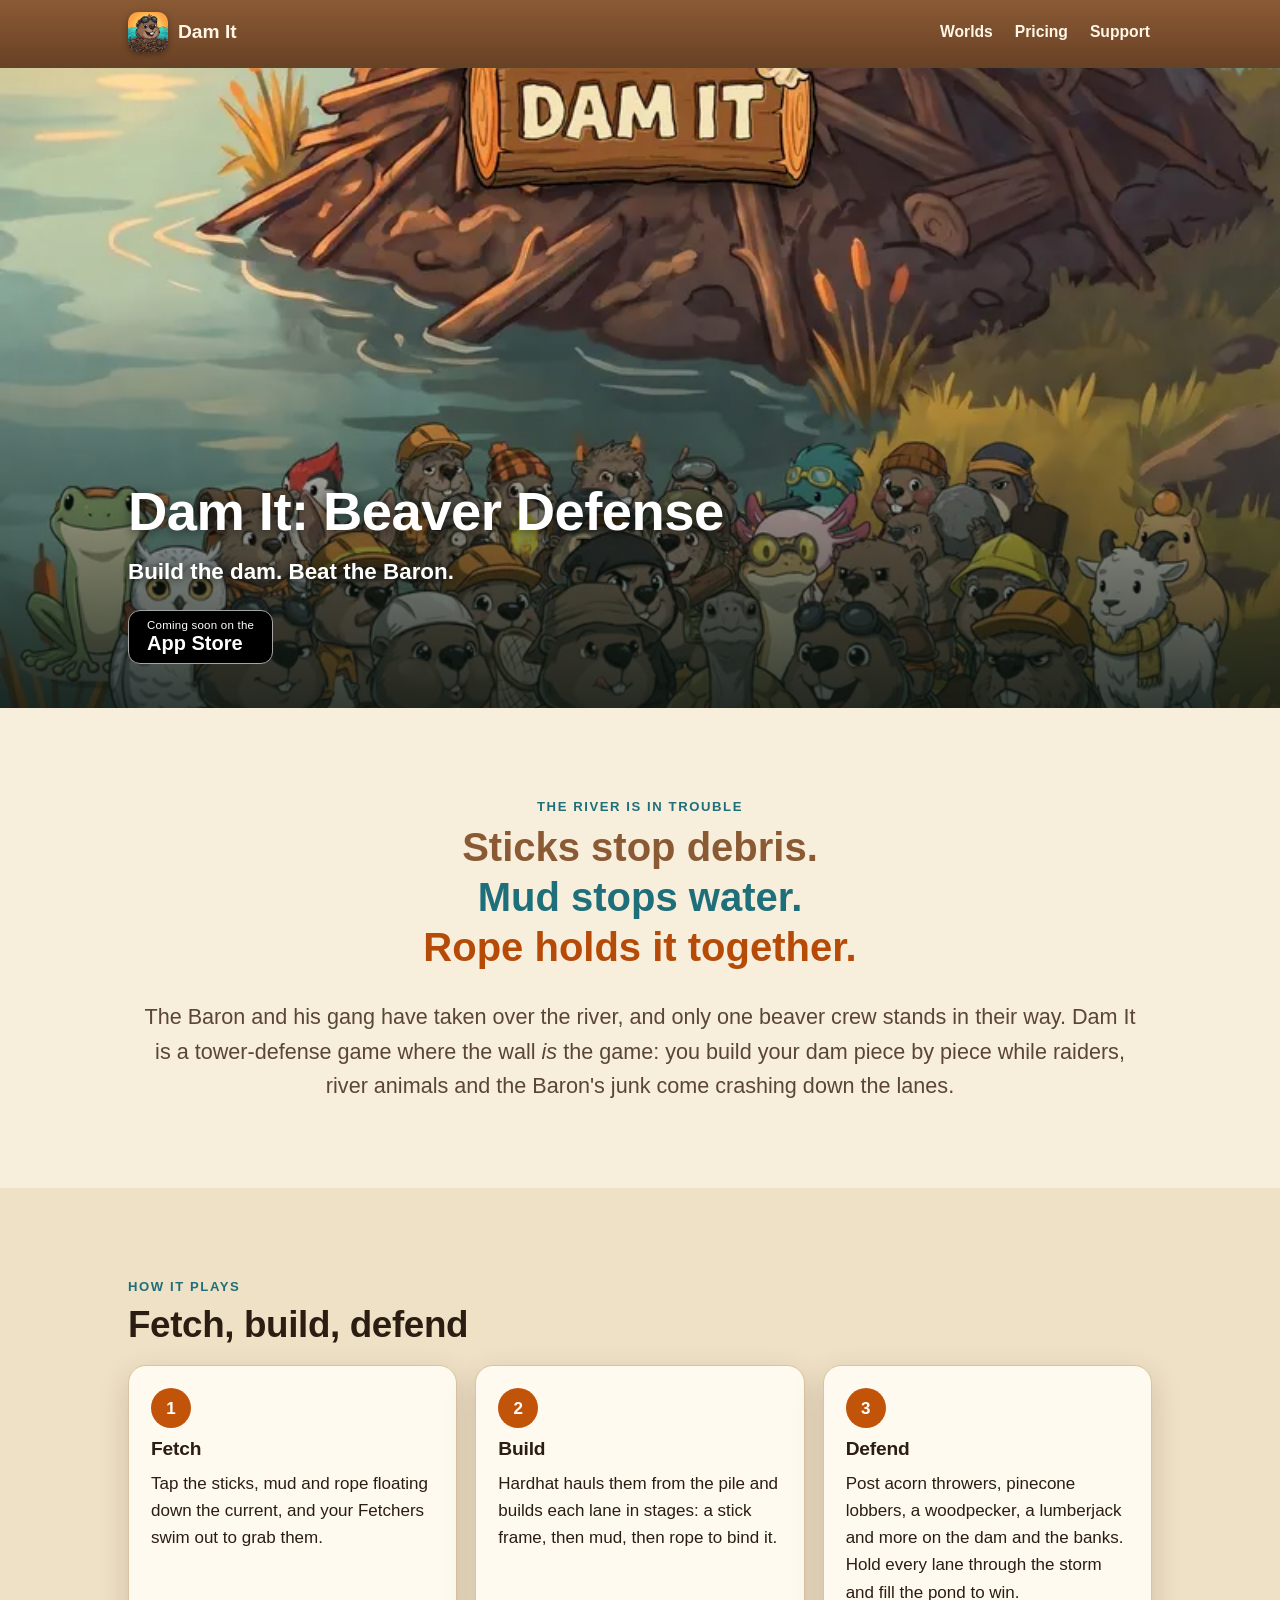
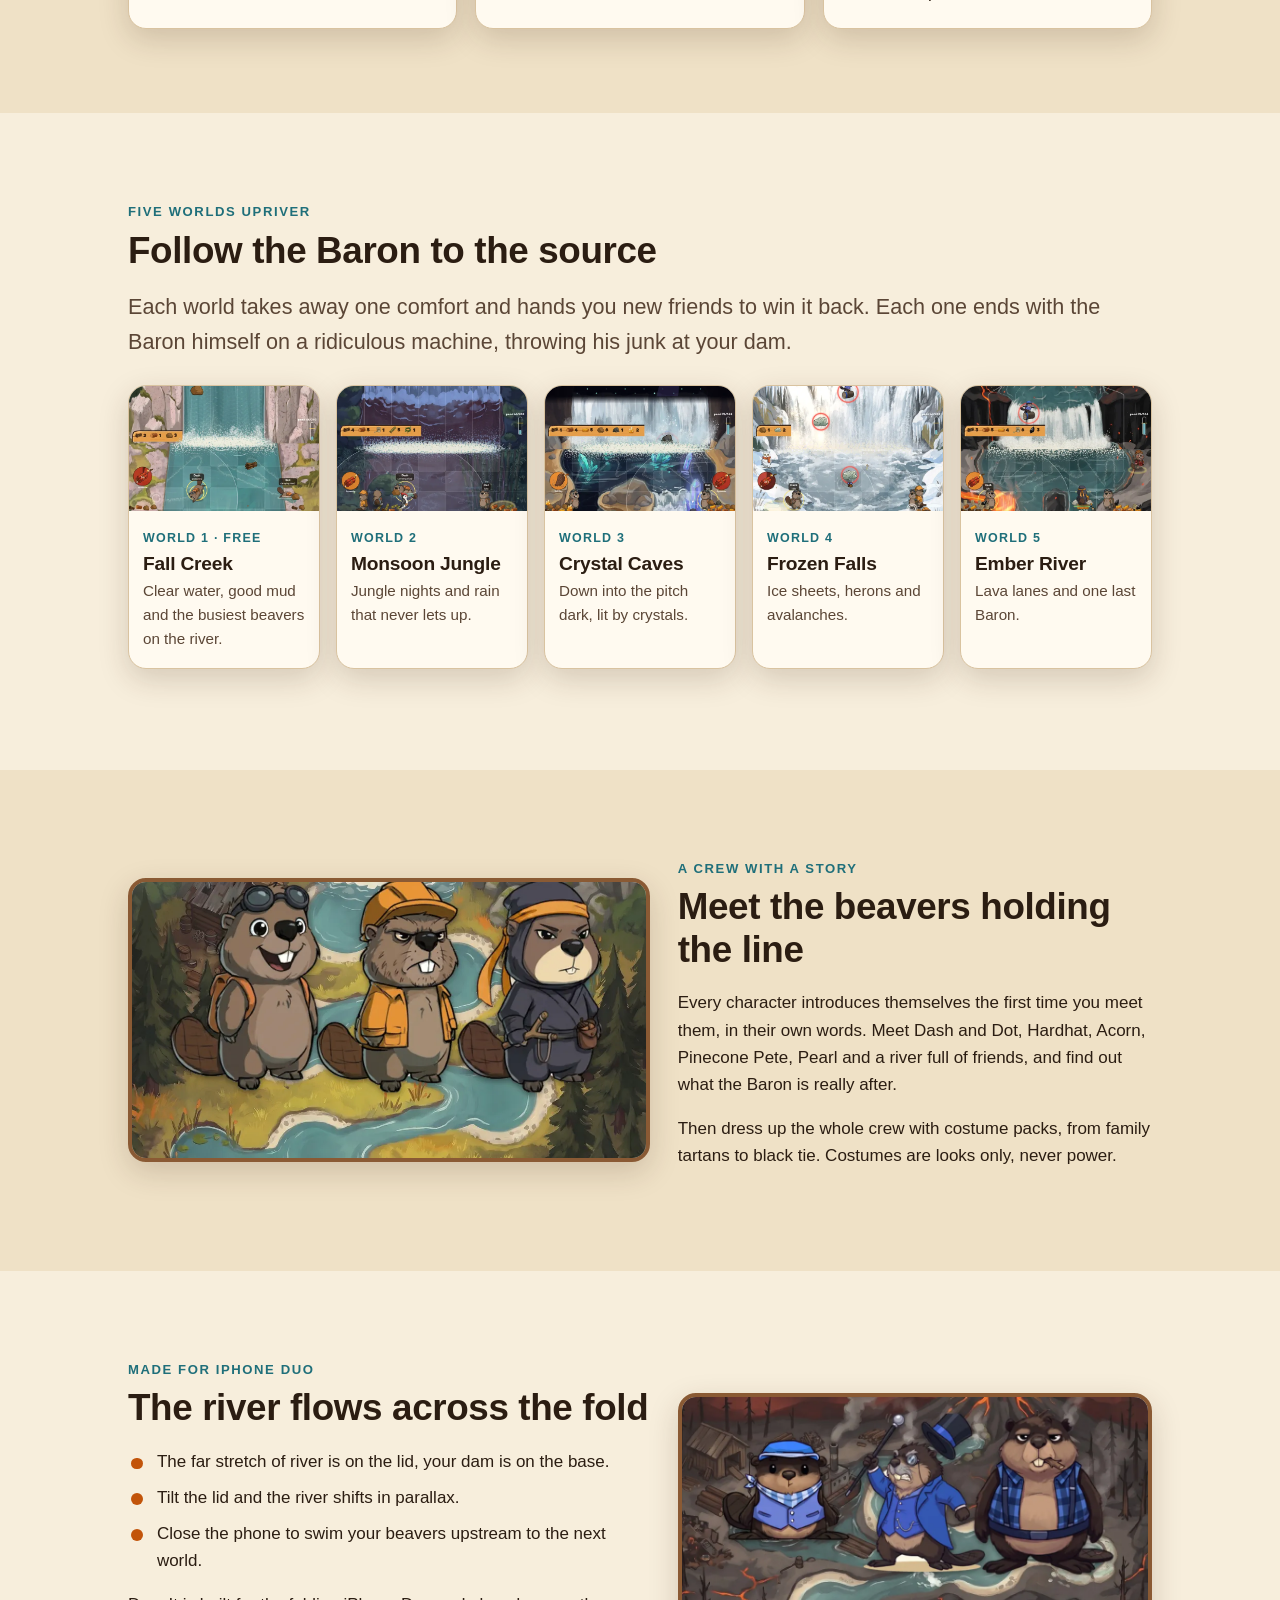
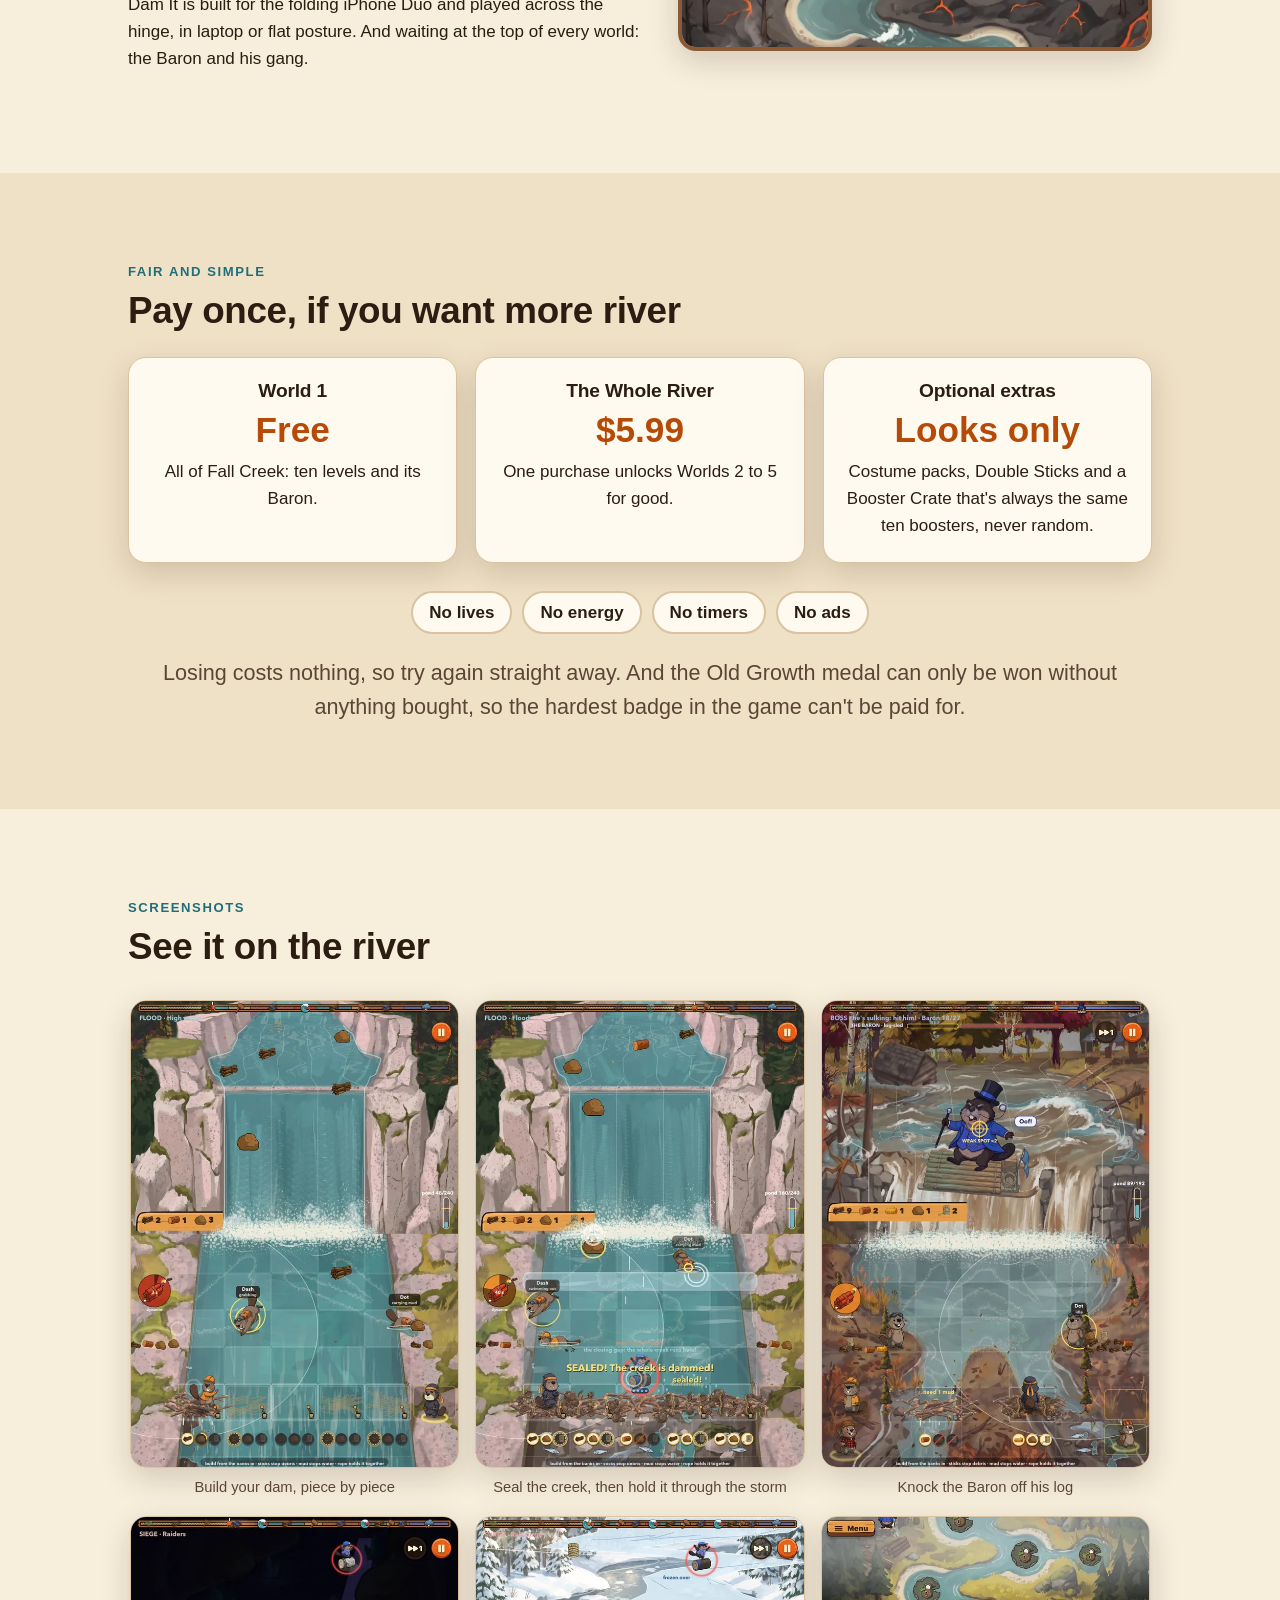
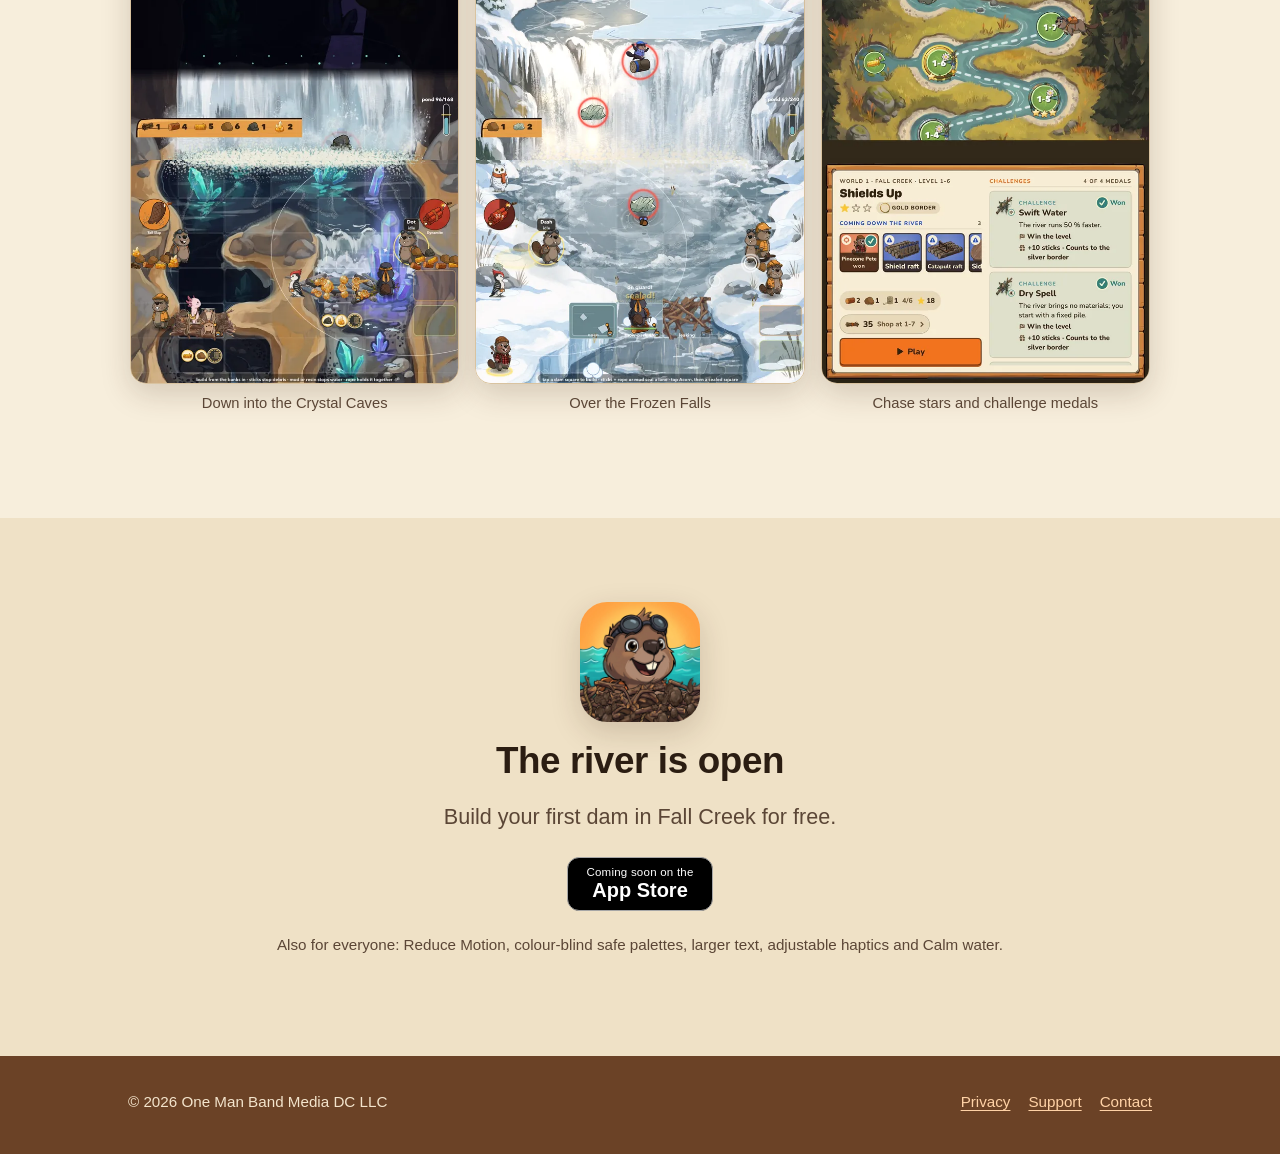
<file: index.html>
<!doctype html>
<html lang="en">
<head>
  <meta charset="utf-8">
  <meta name="viewport" content="width=device-width, initial-scale=1">
  <title>Dam It: Beaver Defense</title>
  <meta name="description" content="Dam It: Beaver Defense. Build the dam. Beat the Baron. A painted tower-defense game for iPhone Duo where the wall is the game. World 1 free, no lives, no ads.">
  <meta name="color-scheme" content="light dark">
  <meta name="theme-color" content="#6b4226">
  <meta property="og:title" content="Dam It: Beaver Defense">
  <meta property="og:description" content="Build the dam. Beat the Baron. A painted beaver tower-defense game for iPhone Duo.">
  <meta property="og:image" content="img/og.jpg">
  <meta property="og:type" content="website">
  <link rel="icon" type="image/png" href="img/favicon.png">
  <link rel="apple-touch-icon" href="img/apple-touch-icon.png">
  <link rel="stylesheet" href="style.css">
</head>
<body>
  <a class="skip" href="#main">Skip to content</a>

  <header class="site-header">
    <div class="wrap">
      <a class="brand" href="index.html"><img src="img/icon-256.webp" alt="" width="40" height="40">Dam It</a>
      <nav aria-label="Main">
        <ul>
          <li><a href="#worlds">Worlds</a></li>
          <li><a href="#pricing">Pricing</a></li>
          <li><a href="support.html">Support</a></li>
        </ul>
      </nav>
    </div>
  </header>

  <main id="main">
    <section class="hero" aria-labelledby="title" style="padding:0">
      <picture>
        <source media="(max-width: 700px)" srcset="img/hero-sm.webp">
        <img src="img/hero.webp" width="1600" height="1060" fetchpriority="high"
             alt="The Dam It crew, a crowd of beavers in hard hats, goggles and bandanas with a frog, an owl, an axolotl and a goat, gathered on the riverbank under a big stick lodge and the Dam It sign.">
      </picture>
      <div class="hero-text">
        <div class="wrap">
          <h1 id="title">Dam It: Beaver Defense</h1>
          <p class="subtitle">Build the dam. Beat the Baron.</p>
          <!-- Placeholder: swap for Apple's official "Download on the App Store" badge and the real App Store link once the app is live. -->
          <a class="badge" href="#" aria-label="Dam It on the App Store (coming soon)">
            <span><small>Coming soon on the</small><strong>App Store</strong></span>
          </a>
        </div>
      </div>
    </section>

    <section class="hook" aria-labelledby="hook-title">
      <div class="wrap">
        <h2 id="hook-title" class="eyebrow">The river is in trouble</h2>
        <p class="lines">
          <span>Sticks stop debris.</span>
          <span>Mud stops water.</span>
          <span>Rope holds it together.</span>
        </p>
        <p class="lead">The Baron and his gang have taken over the river, and only one beaver crew stands in their way. Dam It is a tower-defense game where the wall <em>is</em> the game: you build your dam piece by piece while raiders, river animals and the Baron's junk come crashing down the lanes.</p>
      </div>
    </section>

    <section class="alt" aria-labelledby="play-title">
      <div class="wrap">
        <span class="eyebrow">How it plays</span>
        <h2 id="play-title">Fetch, build, defend</h2>
        <div class="grid grid-3">
          <div class="card">
            <span class="step" aria-hidden="true">1</span>
            <h3>Fetch</h3>
            <p>Tap the sticks, mud and rope floating down the current, and your Fetchers swim out to grab them.</p>
          </div>
          <div class="card">
            <span class="step" aria-hidden="true">2</span>
            <h3>Build</h3>
            <p>Hardhat hauls them from the pile and builds each lane in stages: a stick frame, then mud, then rope to bind it.</p>
          </div>
          <div class="card">
            <span class="step" aria-hidden="true">3</span>
            <h3>Defend</h3>
            <p>Post acorn throwers, pinecone lobbers, a woodpecker, a lumberjack and more on the dam and the banks. Hold every lane through the storm and fill the pond to win.</p>
          </div>
        </div>
      </div>
    </section>

    <section id="worlds" aria-labelledby="worlds-title">
      <div class="wrap">
        <span class="eyebrow">Five worlds upriver</span>
        <h2 id="worlds-title">Follow the Baron to the source</h2>
        <p class="lead">Each world takes away one comfort and hands you new friends to win it back. Each one ends with the Baron himself on a ridiculous machine, throwing his junk at your dam.</p>
        <ul class="worlds">
          <li class="world">
            <img src="img/world1.webp" width="640" height="421" loading="lazy" alt="Fall Creek: a sunny teal creek between pink cliffs, with beavers fetching floating sticks below the waterfall.">
            <div><span class="num">World 1 &middot; Free</span><h3>Fall Creek</h3><p>Clear water, good mud and the busiest beavers on the river.</p></div>
          </li>
          <li class="world">
            <img src="img/world2.webp" width="640" height="421" loading="lazy" alt="Monsoon Jungle: a dim river under a leafy canopy, with the crew building at the bottom of a misty waterfall.">
            <div><span class="num">World 2</span><h3>Monsoon Jungle</h3><p>Jungle nights and rain that never lets up.</p></div>
          </li>
          <li class="world">
            <img src="img/world3.webp" width="640" height="421" loading="lazy" alt="Crystal Caves: a dark cavern lit by glowing blue and purple crystals around an underground pool.">
            <div><span class="num">World 3</span><h3>Crystal Caves</h3><p>Down into the pitch dark, lit by crystals.</p></div>
          </li>
          <li class="world">
            <img src="img/world4.webp" width="640" height="421" loading="lazy" alt="Frozen Falls: a snowy waterfall and an icy pool, with raiders on logs tumbling down toward the beavers.">
            <div><span class="num">World 4</span><h3>Frozen Falls</h3><p>Ice sheets, herons and avalanches.</p></div>
          </li>
          <li class="world">
            <img src="img/world5.webp" width="640" height="421" loading="lazy" alt="Ember River: a waterfall between black volcanic rock, with lava glowing along the banks.">
            <div><span class="num">World 5</span><h3>Ember River</h3><p>Lava lanes and one last Baron.</p></div>
          </li>
        </ul>
      </div>
    </section>

    <section class="alt" aria-labelledby="crew-title">
      <div class="wrap split">
        <div>
          <img class="framed" src="img/crew.webp" width="1000" height="538" loading="lazy" alt="Three beavers of the crew standing on a painted river map: one in goggles and a backpack, one in a hard hat and orange vest, and one in a dark outfit and bandana.">
        </div>
        <div>
          <span class="eyebrow">A crew with a story</span>
          <h2 id="crew-title">Meet the beavers holding the line</h2>
          <p>Every character introduces themselves the first time you meet them, in their own words. Meet Dash and Dot, Hardhat, Acorn, Pinecone Pete, Pearl and a river full of friends, and find out what the Baron is really after.</p>
          <p>Then dress up the whole crew with costume packs, from family tartans to black tie. Costumes are looks only, never power.</p>
        </div>
      </div>
    </section>

    <section aria-labelledby="duo-title">
      <div class="wrap split flip">
        <div>
          <img class="framed" src="img/baron.webp" width="1000" height="538" loading="lazy" alt="The Baron, a beaver in a top hat and blue coat waving a cane, flanked by two of his gang on a smoky, lava-cracked river map.">
        </div>
        <div>
          <span class="eyebrow">Made for iPhone Duo</span>
          <h2 id="duo-title">The river flows across the fold</h2>
          <ul class="ticks">
            <li>The far stretch of river is on the lid, your dam is on the base.</li>
            <li>Tilt the lid and the river shifts in parallax.</li>
            <li>Close the phone to swim your beavers upstream to the next world.</li>
          </ul>
          <p>Dam It is built for the folding iPhone Duo and played across the hinge, in laptop or flat posture. And waiting at the top of every world: the Baron and his gang.</p>
        </div>
      </div>
    </section>

    <section id="pricing" class="alt" aria-labelledby="pricing-title">
      <div class="wrap">
        <span class="eyebrow">Fair and simple</span>
        <h2 id="pricing-title">Pay once, if you want more river</h2>
        <div class="price-grid">
          <div class="card price">
            <h3>World 1</h3>
            <p class="amount">Free</p>
            <p>All of Fall Creek: ten levels and its Baron.</p>
          </div>
          <div class="card price">
            <h3>The Whole River</h3>
            <p class="amount">$5.99</p>
            <p>One purchase unlocks Worlds 2 to 5 for good.</p>
          </div>
          <div class="card price">
            <h3>Optional extras</h3>
            <p class="amount">Looks only</p>
            <p>Costume packs, Double Sticks and a Booster Crate that's always the same ten boosters, never random.</p>
          </div>
        </div>
        <ul class="nopes" aria-label="What Dam It never has">
          <li>No lives</li>
          <li>No energy</li>
          <li>No timers</li>
          <li>No ads</li>
        </ul>
        <p class="lead" style="margin:22px auto 0;text-align:center">Losing costs nothing, so try again straight away. And the Old Growth medal can only be won without anything bought, so the hardest badge in the game can't be paid for.</p>
      </div>
    </section>

    <section aria-labelledby="shots-title">
      <div class="wrap">
        <span class="eyebrow">Screenshots</span>
        <h2 id="shots-title">See it on the river</h2>
        <ul class="shots" tabindex="0" aria-label="Screenshots, scroll sideways on small screens">
          <li><figure>
            <img src="img/shot-build.webp" width="640" height="910" loading="lazy" alt="Fall Creek in play: the lid shows the waterfall and floating sticks, the base shows beavers fetching materials and the dam taking shape across the lanes.">
            <figcaption>Build your dam, piece by piece</figcaption>
          </figure></li>
          <li><figure>
            <img src="img/shot-sealed.webp" width="640" height="910" loading="lazy" alt="The finished dam across Fall Creek with the message: Sealed! The creek is dammed!">
            <figcaption>Seal the creek, then hold it through the storm</figcaption>
          </figure></li>
          <li><figure>
            <img src="img/shot-baron.webp" width="640" height="910" loading="lazy" alt="Boss fight: the Baron in his top hat rides a log raft above the waterfall while a target marks his weak spot.">
            <figcaption>Knock the Baron off his log</figcaption>
          </figure></li>
          <li><figure>
            <img src="img/shot-caves.webp" width="640" height="910" loading="lazy" alt="Crystal Caves in play: a white waterfall in a dark cave above a pool ringed with glowing crystals.">
            <figcaption>Down into the Crystal Caves</figcaption>
          </figure></li>
          <li><figure>
            <img src="img/shot-frozen.webp" width="640" height="910" loading="lazy" alt="Frozen Falls in play: raiders ride logs down a frozen waterfall toward beavers defending a snowy dam.">
            <figcaption>Over the Frozen Falls</figcaption>
          </figure></li>
          <li><figure>
            <img src="img/shot-medals.webp" width="640" height="910" loading="lazy" alt="The Fall Creek level map winding along a river, above a level card listing stars and challenge medals such as Swift Water and Dry Spell.">
            <figcaption>Chase stars and challenge medals</figcaption>
          </figure></li>
        </ul>
      </div>
    </section>

    <section class="alt cta" aria-labelledby="cta-title">
      <div class="wrap">
        <img class="icon" src="img/icon-512.webp" width="120" height="120" alt="Dam It app icon: a grinning beaver in goggles in front of the river.">
        <h2 id="cta-title">The river is open</h2>
        <p class="lead" style="margin:0 auto 22px">Build your first dam in Fall Creek for free.</p>
        <a class="badge" href="#" aria-label="Dam It on the App Store (coming soon)">
          <span><small>Coming soon on the</small><strong>App Store</strong></span>
        </a>
        <p style="margin-top:22px;font-size:0.95rem;color:var(--ink-soft)">Also for everyone: Reduce Motion, colour-blind safe palettes, larger text, adjustable haptics and Calm water.</p>
      </div>
    </section>
  </main>

  <footer class="site-footer">
    <div class="wrap">
      <p>&copy; 2026 One Man Band Media DC LLC</p>
      <ul>
        <li><a href="privacy.html">Privacy</a></li>
        <li><a href="support.html">Support</a></li>
        <li><a href="mailto:hello@dam-it.app">Contact</a></li>
      </ul>
    </div>
  </footer>
</body>
</html>
</file>
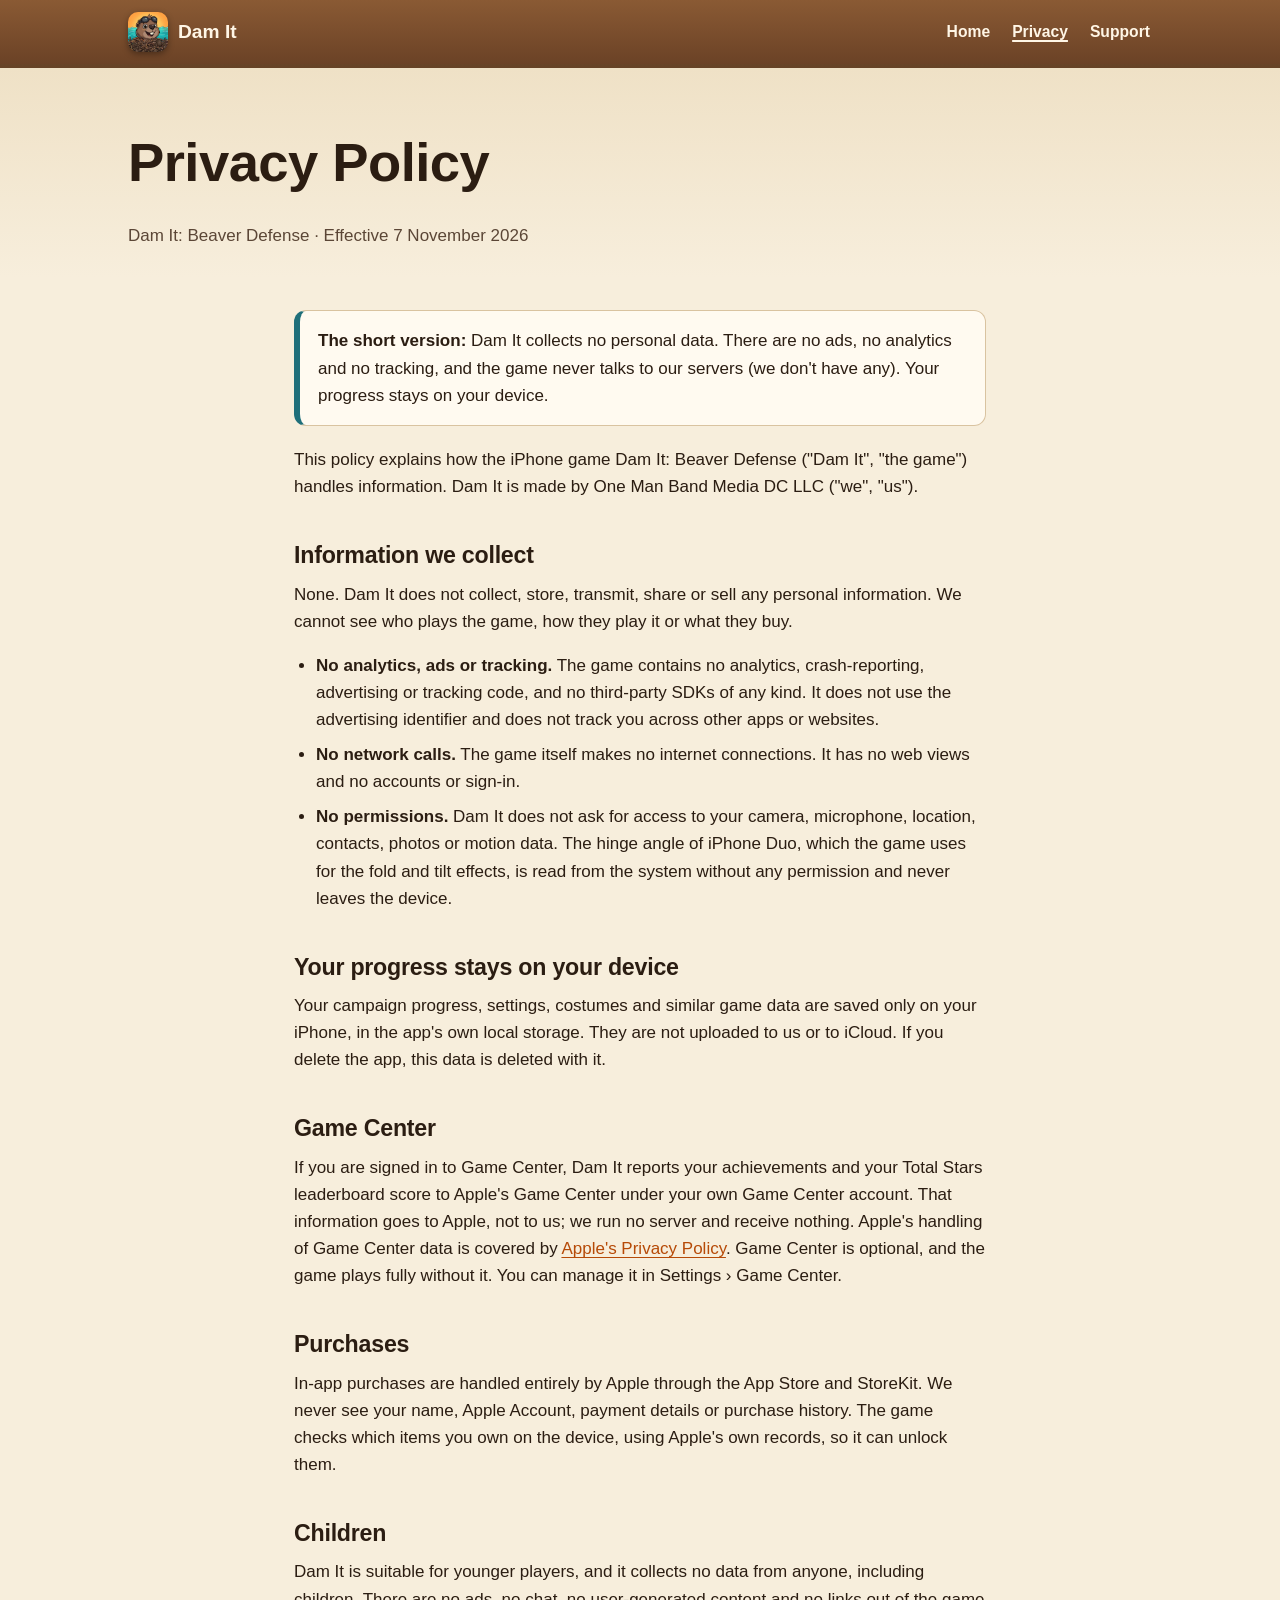
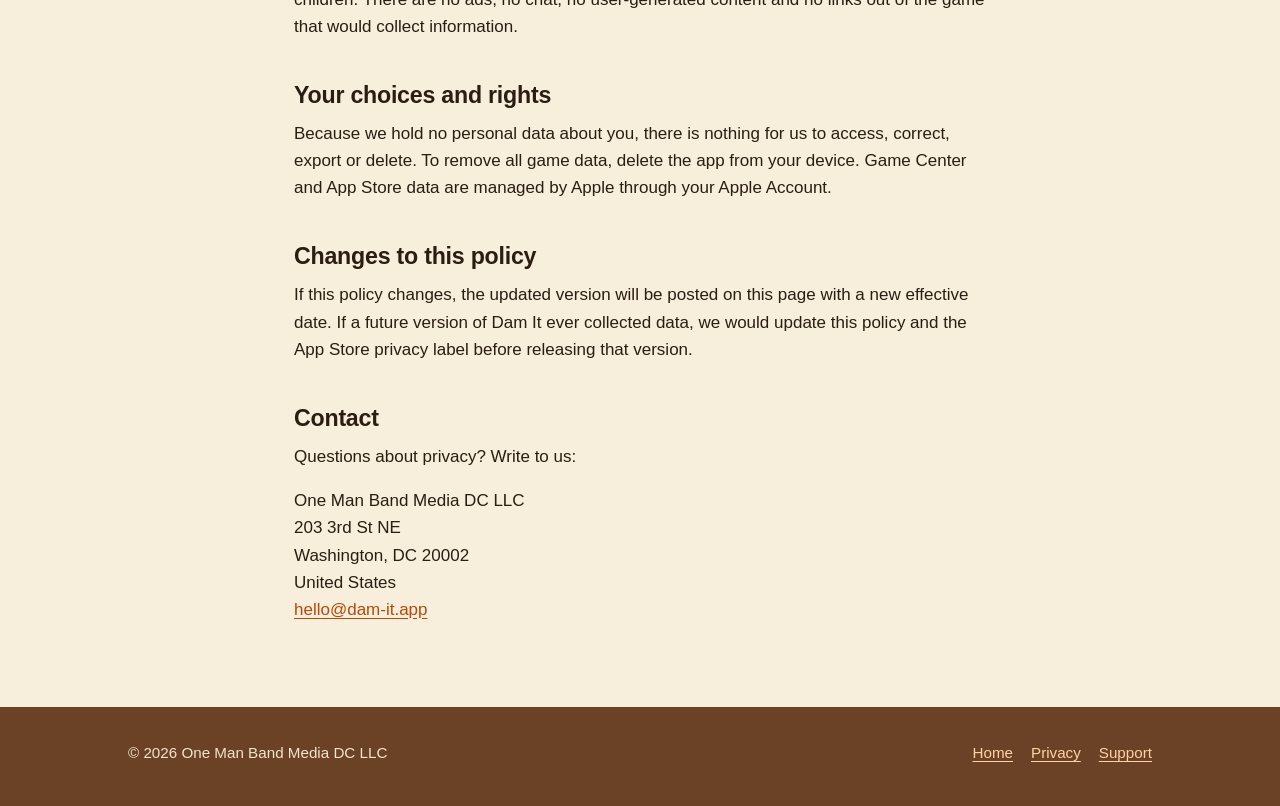
<file: privacy.html>
<!doctype html>
<html lang="en">
<head>
  <meta charset="utf-8">
  <meta name="viewport" content="width=device-width, initial-scale=1">
  <title>Privacy Policy · Dam It</title>
  <meta name="description" content="Privacy policy for Dam It: Beaver Defense. Dam It collects no personal data.">
  <meta name="color-scheme" content="light dark">
  <meta name="theme-color" content="#6b4226">
  <link rel="icon" type="image/png" href="img/favicon.png">
  <link rel="apple-touch-icon" href="img/apple-touch-icon.png">
  <link rel="stylesheet" href="style.css">
</head>
<body>
  <a class="skip" href="#main">Skip to content</a>

  <header class="site-header">
    <div class="wrap">
      <a class="brand" href="index.html"><img src="img/icon-256.webp" alt="" width="40" height="40">Dam It</a>
      <nav aria-label="Main">
        <ul>
          <li><a href="index.html">Home</a></li>
          <li><a href="privacy.html" aria-current="page">Privacy</a></li>
          <li><a href="support.html">Support</a></li>
        </ul>
      </nav>
    </div>
  </header>

  <main id="main">
    <div class="page-head">
      <div class="wrap">
        <h1>Privacy Policy</h1>
        <p>Dam It: Beaver Defense &middot; Effective 7 November 2026</p>
      </div>
    </div>

    <div class="wrap prose">
      <div class="callout">
        <p><strong>The short version:</strong> Dam It collects no personal data. There are no ads, no analytics and no tracking, and the game never talks to our servers (we don't have any). Your progress stays on your device.</p>
      </div>

      <p>This policy explains how the iPhone game Dam It: Beaver Defense ("Dam It", "the game") handles information. Dam It is made by One Man Band Media DC LLC ("we", "us").</p>

      <h2>Information we collect</h2>
      <p>None. Dam It does not collect, store, transmit, share or sell any personal information. We cannot see who plays the game, how they play it or what they buy.</p>
      <ul>
        <li><strong>No analytics, ads or tracking.</strong> The game contains no analytics, crash-reporting, advertising or tracking code, and no third-party SDKs of any kind. It does not use the advertising identifier and does not track you across other apps or websites.</li>
        <li><strong>No network calls.</strong> The game itself makes no internet connections. It has no web views and no accounts or sign-in.</li>
        <li><strong>No permissions.</strong> Dam It does not ask for access to your camera, microphone, location, contacts, photos or motion data. The hinge angle of iPhone Duo, which the game uses for the fold and tilt effects, is read from the system without any permission and never leaves the device.</li>
      </ul>

      <h2>Your progress stays on your device</h2>
      <p>Your campaign progress, settings, costumes and similar game data are saved only on your iPhone, in the app's own local storage. They are not uploaded to us or to iCloud. If you delete the app, this data is deleted with it.</p>

      <h2>Game Center</h2>
      <p>If you are signed in to Game Center, Dam It reports your achievements and your Total Stars leaderboard score to Apple's Game Center under your own Game Center account. That information goes to Apple, not to us; we run no server and receive nothing. Apple's handling of Game Center data is covered by <a href="https://www.apple.com/legal/privacy/">Apple's Privacy Policy</a>. Game Center is optional, and the game plays fully without it. You can manage it in Settings &rsaquo; Game Center.</p>

      <h2>Purchases</h2>
      <p>In-app purchases are handled entirely by Apple through the App Store and StoreKit. We never see your name, Apple Account, payment details or purchase history. The game checks which items you own on the device, using Apple's own records, so it can unlock them.</p>

      <h2>Children</h2>
      <p>Dam It is suitable for younger players, and it collects no data from anyone, including children. There are no ads, no chat, no user-generated content and no links out of the game that would collect information.</p>

      <h2>Your choices and rights</h2>
      <p>Because we hold no personal data about you, there is nothing for us to access, correct, export or delete. To remove all game data, delete the app from your device. Game Center and App Store data are managed by Apple through your Apple Account.</p>

      <h2>Changes to this policy</h2>
      <p>If this policy changes, the updated version will be posted on this page with a new effective date. If a future version of Dam It ever collected data, we would update this policy and the App Store privacy label before releasing that version.</p>

      <h2>Contact</h2>
      <p>Questions about privacy? Write to us:</p>
      <address>
        One Man Band Media DC LLC<br>
        203 3rd St NE<br>
        Washington, DC 20002<br>
        United States<br>
        <a href="mailto:hello@dam-it.app">hello@dam-it.app</a>
      </address>
    </div>
  </main>

  <footer class="site-footer">
    <div class="wrap">
      <p>&copy; 2026 One Man Band Media DC LLC</p>
      <ul>
        <li><a href="index.html">Home</a></li>
        <li><a href="privacy.html">Privacy</a></li>
        <li><a href="support.html">Support</a></li>
      </ul>
    </div>
  </footer>
</body>
</html>
</file>
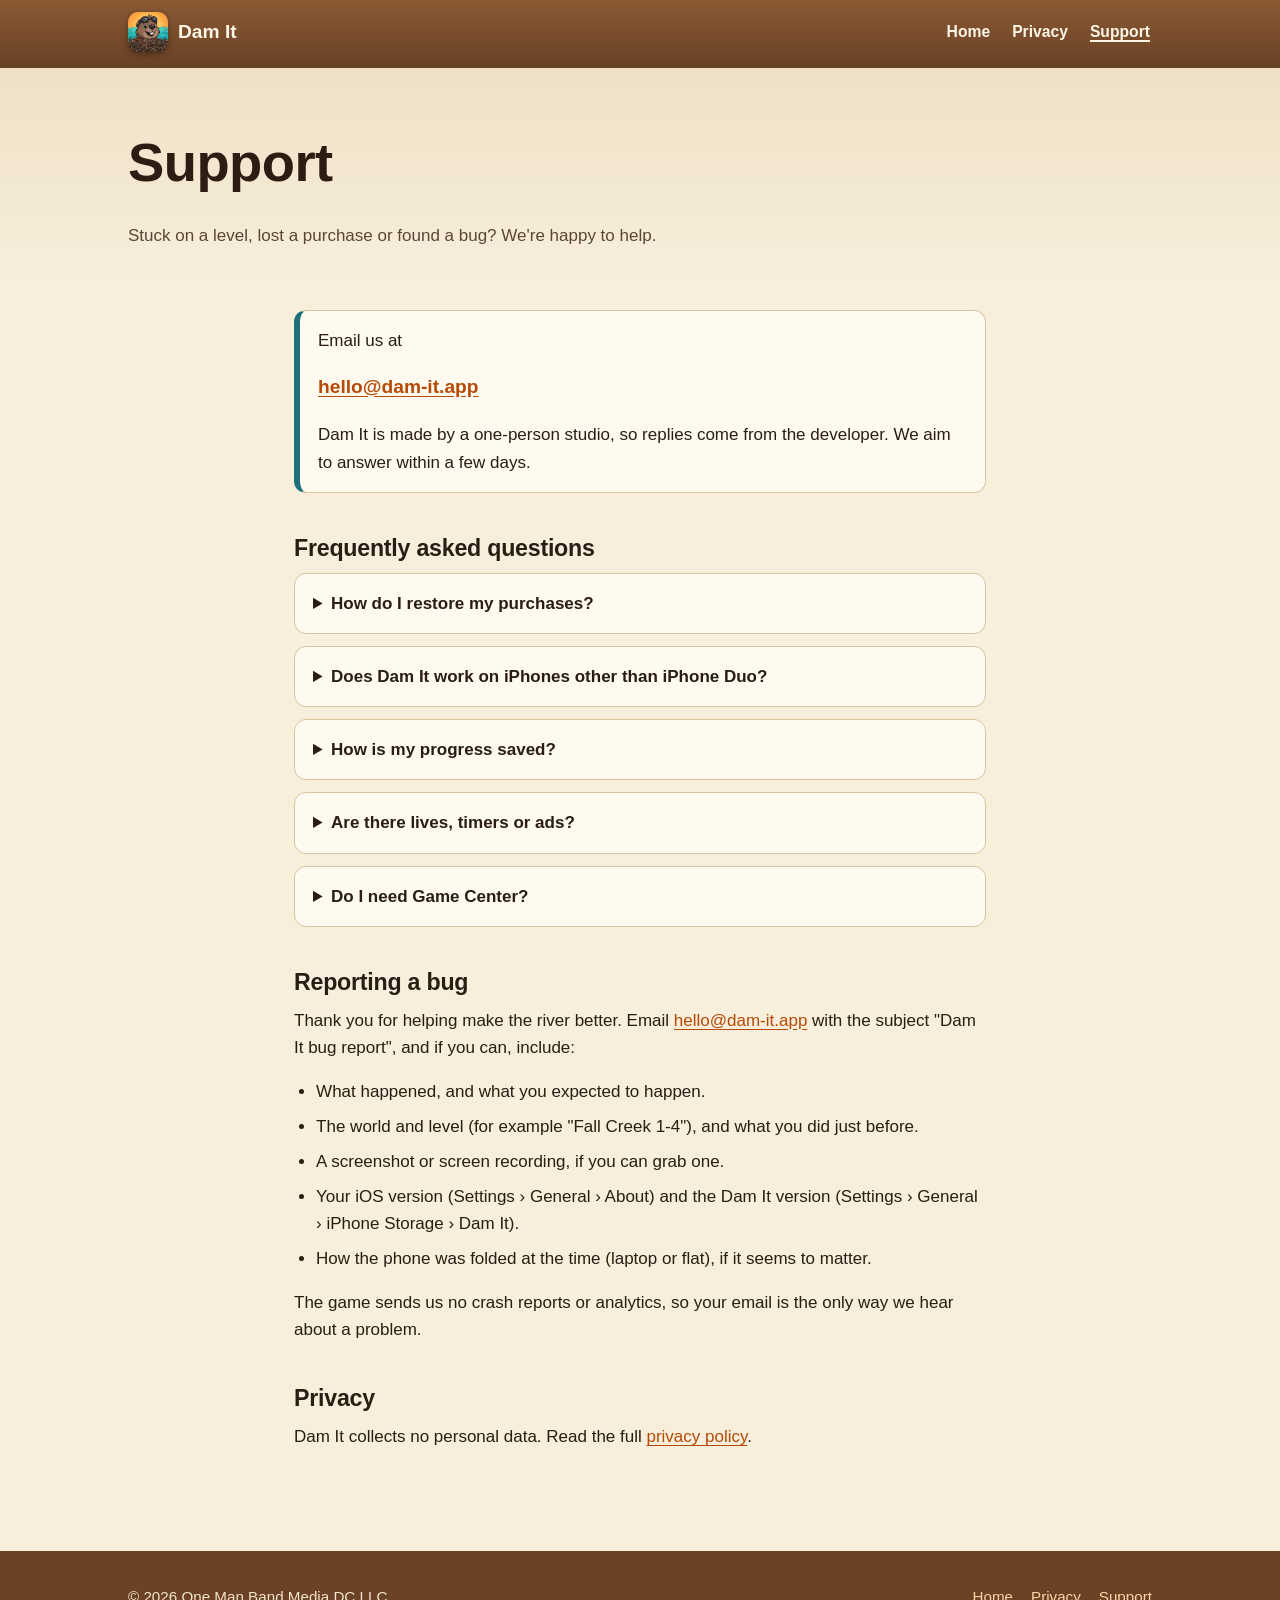
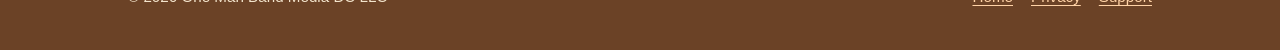
<file: support.html>
<!doctype html>
<html lang="en">
<head>
  <meta charset="utf-8">
  <meta name="viewport" content="width=device-width, initial-scale=1">
  <title>Support · Dam It</title>
  <meta name="description" content="Help and contact for Dam It: Beaver Defense: restoring purchases, iPhone Duo, saving progress and reporting bugs.">
  <meta name="color-scheme" content="light dark">
  <meta name="theme-color" content="#6b4226">
  <link rel="icon" type="image/png" href="img/favicon.png">
  <link rel="apple-touch-icon" href="img/apple-touch-icon.png">
  <link rel="stylesheet" href="style.css">
</head>
<body>
  <a class="skip" href="#main">Skip to content</a>

  <header class="site-header">
    <div class="wrap">
      <a class="brand" href="index.html"><img src="img/icon-256.webp" alt="" width="40" height="40">Dam It</a>
      <nav aria-label="Main">
        <ul>
          <li><a href="index.html">Home</a></li>
          <li><a href="privacy.html">Privacy</a></li>
          <li><a href="support.html" aria-current="page">Support</a></li>
        </ul>
      </nav>
    </div>
  </header>

  <main id="main">
    <div class="page-head">
      <div class="wrap">
        <h1>Support</h1>
        <p>Stuck on a level, lost a purchase or found a bug? We're happy to help.</p>
      </div>
    </div>

    <div class="wrap prose">
      <div class="callout">
        <p>Email us at</p>
        <p class="mail"><a href="mailto:hello@dam-it.app?subject=Dam%20It%20support">hello@dam-it.app</a></p>
        <p>Dam It is made by a one-person studio, so replies come from the developer. We aim to answer within a few days.</p>
      </div>

      <h2>Frequently asked questions</h2>

      <details>
        <summary>How do I restore my purchases?</summary>
        <p>Open the <strong>Shop</strong> in Dam It and tap <strong>Restore Purchases</strong>. Make sure you're signed in with the same Apple Account you bought with. The Whole River unlock, Double Sticks and costume packs are one-time purchases, so they come back on any iPhone Duo signed in to that account, for free.</p>
        <p>Purchases are handled by Apple. If one still doesn't appear, you can check it or ask for a refund at <a href="https://reportaproblem.apple.com/">reportaproblem.apple.com</a>, or email us and we'll help.</p>
      </details>

      <details>
        <summary>Does Dam It work on iPhones other than iPhone Duo?</summary>
        <p>Not yet. Dam It is built for the folding iPhone Duo: the river flows across the fold, with the far stretch on the lid and your dam on the base, and closing the phone swims your beavers to the next world. On an iPhone without a hinge, the game shows a card explaining that it needs iPhone Duo.</p>
        <p>We'd like to bring it to more iPhones and iPad later. If you'd like to hear when that happens, drop us a line.</p>
      </details>

      <details>
        <summary>How is my progress saved?</summary>
        <p>Automatically, on your iPhone. Your levels, stars, medals, sticks, settings and costumes are saved on the device only. Nothing is uploaded, and there is no account to sign in to.</p>
        <p>That means progress doesn't move between devices by itself, and <strong>deleting the app deletes your progress</strong>. Your purchases are safe either way: restore them from the Shop. Game Center achievements and your Total Stars score stay with your Game Center account.</p>
      </details>

      <details>
        <summary>Are there lives, timers or ads?</summary>
        <p>No. Losing a level costs nothing, so you can try again straight away. There are no ads and no energy or timers, and World 1 is free.</p>
      </details>

      <details>
        <summary>Do I need Game Center?</summary>
        <p>No. Game Center is optional. If you're signed in, your achievements and Total Stars score go to Game Center; if not, the game plays exactly the same.</p>
      </details>

      <h2>Reporting a bug</h2>
      <p>Thank you for helping make the river better. Email <a href="mailto:hello@dam-it.app?subject=Dam%20It%20bug%20report">hello@dam-it.app</a> with the subject "Dam It bug report", and if you can, include:</p>
      <ul>
        <li>What happened, and what you expected to happen.</li>
        <li>The world and level (for example "Fall Creek 1-4"), and what you did just before.</li>
        <li>A screenshot or screen recording, if you can grab one.</li>
        <li>Your iOS version (Settings &rsaquo; General &rsaquo; About) and the Dam It version (Settings &rsaquo; General &rsaquo; iPhone Storage &rsaquo; Dam It).</li>
        <li>How the phone was folded at the time (laptop or flat), if it seems to matter.</li>
      </ul>
      <p>The game sends us no crash reports or analytics, so your email is the only way we hear about a problem.</p>

      <h2>Privacy</h2>
      <p>Dam It collects no personal data. Read the full <a href="privacy.html">privacy policy</a>.</p>
    </div>
  </main>

  <footer class="site-footer">
    <div class="wrap">
      <p>&copy; 2026 One Man Band Media DC LLC</p>
      <ul>
        <li><a href="index.html">Home</a></li>
        <li><a href="privacy.html">Privacy</a></li>
        <li><a href="support.html">Support</a></li>
      </ul>
    </div>
  </footer>
</body>
</html>
</file>
<file: style.css>
/* Dam It: Beaver Defense. Shared stylesheet. System fonts only, no external requests. */

:root {
  color-scheme: light dark;
  --bg: #f7eedc;          /* parchment */
  --bg-alt: #efe1c6;
  --card: #fffaf0;
  --ink: #2b1d12;         /* bark */
  --ink-soft: #5b4636;
  --line: #d9c3a0;
  --accent: #b64a07;      /* the game's button orange, darkened for 4.5:1 on parchment */
  --accent-strong: #c2540a;
  --on-accent: #ffffff;
  --river: #1f6f7a;
  --wood: #6b4226;
  --wood-light: #8a5a34;
  --shadow: 0 10px 30px rgba(60, 35, 15, 0.18);
  --radius: 18px;
  --max: 1080px;
  --font: -apple-system, BlinkMacSystemFont, "Segoe UI", Roboto, "Helvetica Neue", Arial, sans-serif;
  --font-display: ui-rounded, "SF Pro Rounded", -apple-system, BlinkMacSystemFont, "Segoe UI", Roboto, sans-serif;
}

@media (prefers-color-scheme: dark) {
  :root {
    --bg: #12191a;        /* the river at night */
    --bg-alt: #182325;
    --card: #1e2b2d;
    --ink: #f3e9d8;
    --ink-soft: #c7b8a2;
    --line: #34474a;
    --accent: #f5a35c;
    --accent-strong: #c2540a;
    --river: #7fd0d9;
    --wood: #3a2616;
    --wood-light: #5a3a22;
    --shadow: 0 10px 30px rgba(0, 0, 0, 0.45);
  }
}

* { box-sizing: border-box; }

html { -webkit-text-size-adjust: 100%; scroll-behavior: smooth; }
@media (prefers-reduced-motion: reduce) { html { scroll-behavior: auto; } }

body {
  margin: 0;
  background: var(--bg);
  color: var(--ink);
  font-family: var(--font);
  font-size: 1.0625rem;
  line-height: 1.6;
}

img { max-width: 100%; height: auto; display: block; }

a { color: var(--accent); text-underline-offset: 0.18em; }
a:hover { text-decoration-thickness: 2px; }
:focus-visible { outline: 3px solid var(--river); outline-offset: 3px; border-radius: 6px; }

h1, h2, h3 { font-family: var(--font-display); line-height: 1.15; margin: 0 0 0.5em; letter-spacing: -0.01em; }
h1 { font-size: clamp(2.1rem, 6vw, 3.4rem); font-weight: 800; }
h2 { font-size: clamp(1.6rem, 4.2vw, 2.3rem); font-weight: 800; }
h3 { font-size: 1.2rem; font-weight: 700; }
p { margin: 0 0 1em; }

.skip {
  position: absolute; left: -999px; top: 0;
  background: var(--card); color: var(--ink); padding: 0.6em 1em; z-index: 10;
}
.skip:focus { left: 1rem; top: 1rem; }

.wrap { width: 100%; max-width: var(--max); margin: 0 auto; padding: 0 16px; }
@media (min-width: 700px) { .wrap { padding: 0 28px; } }

/* Header: a wooden plank */
.site-header {
  background: linear-gradient(180deg, var(--wood-light), var(--wood));
  color: #fff6e6;
  border-bottom: 4px solid rgba(0, 0, 0, 0.25);
}
.site-header .wrap { display: flex; align-items: center; justify-content: space-between; gap: 12px; min-height: 64px; }
.brand { display: flex; align-items: center; gap: 10px; color: inherit; text-decoration: none; font-family: var(--font-display); font-weight: 800; font-size: 1.2rem; }
.brand img { width: 40px; height: 40px; border-radius: 10px; box-shadow: 0 2px 6px rgba(0,0,0,0.35); }
.site-header nav ul { list-style: none; display: flex; gap: 4px 18px; margin: 0; padding: 0; flex-wrap: wrap; justify-content: flex-end; }
.site-header nav a { color: #fff6e6; text-decoration: none; font-weight: 600; font-size: 0.98rem; padding: 6px 2px; }
.site-header nav a:hover, .site-header nav a[aria-current="page"] { text-decoration: underline; text-decoration-thickness: 2px; }

/* Hero */
.hero { position: relative; color: #fff; background: #1d2a22; overflow: hidden; }
.hero picture img { width: 100%; height: clamp(360px, 62vw, 640px); object-fit: cover; object-position: 50% 30%; }
.hero::after {
  content: ""; position: absolute; inset: 0;
  background: linear-gradient(180deg, rgba(10, 20, 15, 0) 35%, rgba(10, 20, 15, 0.82) 100%);
  pointer-events: none;
}
.hero-text { position: absolute; left: 0; right: 0; bottom: 0; z-index: 1; padding-bottom: clamp(20px, 4vw, 44px); }
.hero-text h1 { text-shadow: 0 2px 12px rgba(0,0,0,0.6); margin-bottom: 0.2em; }
.hero .subtitle { font-size: clamp(1.1rem, 2.6vw, 1.4rem); font-weight: 600; margin-bottom: 0.9em; text-shadow: 0 1px 8px rgba(0,0,0,0.7); }

.badge {
  display: inline-flex; align-items: center; gap: 10px;
  background: #000; color: #fff; text-decoration: none;
  border: 1.5px solid #a6a6a6; border-radius: 12px;
  padding: 8px 18px 9px; line-height: 1.1; min-height: 52px;
}
.badge small { display: block; font-size: 0.72rem; letter-spacing: 0.02em; }
.badge strong { display: block; font-size: 1.25rem; font-weight: 600; }
.badge:hover { background: #1a1a1a; }

/* Sections */
section { padding: clamp(44px, 8vw, 84px) 0; }
section.alt { background: var(--bg-alt); }
.eyebrow { display: inline-block; font-weight: 700; font-size: 0.82rem; letter-spacing: 0.12em; text-transform: uppercase; color: var(--river); margin-bottom: 0.6em; }
.lead { font-size: clamp(1.15rem, 2.4vw, 1.35rem); color: var(--ink-soft); max-width: 46em; }

.hook { text-align: center; }
.hook .lines { font-family: var(--font-display); font-weight: 800; font-size: clamp(1.5rem, 4.6vw, 2.5rem); line-height: 1.25; margin: 0 0 0.7em; }
.hook .lines span { display: block; }
.hook .lines span:nth-child(1) { color: var(--wood-light); }
.hook .lines span:nth-child(2) { color: var(--river); }
.hook .lines span:nth-child(3) { color: var(--accent); }
@media (prefers-color-scheme: dark) { .hook .lines span:nth-child(1) { color: #e0b98a; } }
.hook .lead { margin: 0 auto; }

.grid { display: grid; gap: 18px; }
.grid-3 { grid-template-columns: 1fr; }
@media (min-width: 720px) { .grid-3 { grid-template-columns: repeat(3, 1fr); } }

.card {
  background: var(--card); border: 1px solid var(--line); border-radius: var(--radius);
  padding: 22px; box-shadow: var(--shadow);
}
.card .step { display: inline-grid; place-items: center; width: 40px; height: 40px; border-radius: 50%; background: var(--accent-strong); color: var(--on-accent); font-weight: 800; font-family: var(--font-display); margin-bottom: 10px; }
.card p:last-child { margin-bottom: 0; }

/* Worlds */
.worlds { display: grid; gap: 16px; grid-template-columns: 1fr; margin-top: 26px; padding: 0; list-style: none; }
@media (min-width: 560px) { .worlds { grid-template-columns: repeat(2, 1fr); } }
@media (min-width: 960px) { .worlds { grid-template-columns: repeat(5, 1fr); } }
.world { background: var(--card); border: 1px solid var(--line); border-radius: var(--radius); overflow: hidden; box-shadow: var(--shadow); }
.world img { aspect-ratio: 640 / 421; object-fit: cover; width: 100%; }
.world div { padding: 12px 14px 16px; }
.world .num { font-size: 0.78rem; font-weight: 700; text-transform: uppercase; letter-spacing: 0.1em; color: var(--river); }
.world h3 { margin: 2px 0 4px; }
.world p { margin: 0; font-size: 0.95rem; color: var(--ink-soft); }

/* Split media rows */
.split { display: grid; gap: 28px; align-items: center; }
@media (min-width: 820px) { .split { grid-template-columns: 1.1fr 1fr; } .split.flip > :first-child { order: 2; } }
.framed { border-radius: var(--radius); overflow: hidden; box-shadow: var(--shadow); border: 4px solid var(--wood-light); }
.ticks { list-style: none; padding: 0; margin: 0 0 1em; }
.ticks li { position: relative; padding-left: 1.7em; margin-bottom: 0.5em; }
.ticks li::before { content: ""; position: absolute; left: 0.2em; top: 0.55em; width: 0.7em; height: 0.7em; border-radius: 50%; background: var(--accent-strong); }

/* Pricing */
.price-grid { display: grid; gap: 18px; grid-template-columns: 1fr; margin-top: 24px; }
@media (min-width: 760px) { .price-grid { grid-template-columns: repeat(3, 1fr); } }
.price { text-align: center; }
.price .amount { font-family: var(--font-display); font-weight: 800; font-size: 2.2rem; color: var(--accent); line-height: 1.1; margin: 4px 0 8px; }
.nopes { display: flex; flex-wrap: wrap; justify-content: center; gap: 10px; margin: 28px 0 0; padding: 0; list-style: none; }
.nopes li { background: var(--card); border: 2px solid var(--line); border-radius: 999px; padding: 6px 16px; font-weight: 700; }

/* Screenshots */
.shots { display: grid; grid-auto-flow: column; grid-auto-columns: min(72%, 280px); gap: 16px; overflow-x: auto; scroll-snap-type: x mandatory; padding: 8px 2px 18px; margin: 24px 0 0; list-style: none; -webkit-overflow-scrolling: touch; }
@media (min-width: 900px) { .shots { grid-auto-flow: row; grid-template-columns: repeat(3, 1fr); grid-auto-columns: auto; overflow: visible; } }
.shots li { scroll-snap-align: start; margin: 0; }
.shots figure { margin: 0; }
.shots img { border-radius: 16px; box-shadow: var(--shadow); border: 1px solid var(--line); aspect-ratio: 640 / 910; width: 100%; }
.shots figcaption { font-size: 0.92rem; color: var(--ink-soft); margin-top: 8px; text-align: center; }

.cta { text-align: center; }
.cta .icon { width: 120px; height: 120px; border-radius: 27px; margin: 0 auto 18px; box-shadow: var(--shadow); }

/* Prose pages */
.page-head { background: linear-gradient(180deg, var(--bg-alt), var(--bg)); padding: clamp(36px, 7vw, 64px) 0 12px; }
.page-head p { color: var(--ink-soft); }
.prose { max-width: 44em; padding-top: 12px; padding-bottom: clamp(44px, 8vw, 84px); }
.prose h2 { font-size: 1.45rem; margin-top: 1.8em; }
.prose ul { padding-left: 1.3em; }
.prose li { margin-bottom: 0.45em; }
.callout { background: var(--card); border: 1px solid var(--line); border-left: 6px solid var(--river); border-radius: 12px; padding: 16px 18px; margin: 1.2em 0; }
.callout p:last-child { margin-bottom: 0; }
address { font-style: normal; }
details { background: var(--card); border: 1px solid var(--line); border-radius: 12px; padding: 4px 18px; margin: 0 0 12px; }
summary { cursor: pointer; font-weight: 700; padding: 12px 0; }
details[open] summary { border-bottom: 1px solid var(--line); margin-bottom: 10px; }
.mail { font-size: 1.2rem; font-weight: 700; }

/* Footer */
.site-footer { background: var(--wood); color: #f3e4cc; padding: 34px 0 40px; font-size: 0.95rem; }
.site-footer a { color: #ffd2a6; }
.site-footer .wrap { display: flex; flex-wrap: wrap; gap: 14px 30px; justify-content: space-between; align-items: center; }
.site-footer ul { list-style: none; display: flex; gap: 18px; margin: 0; padding: 0; flex-wrap: wrap; }
.site-footer p { margin: 0; }
</file>
